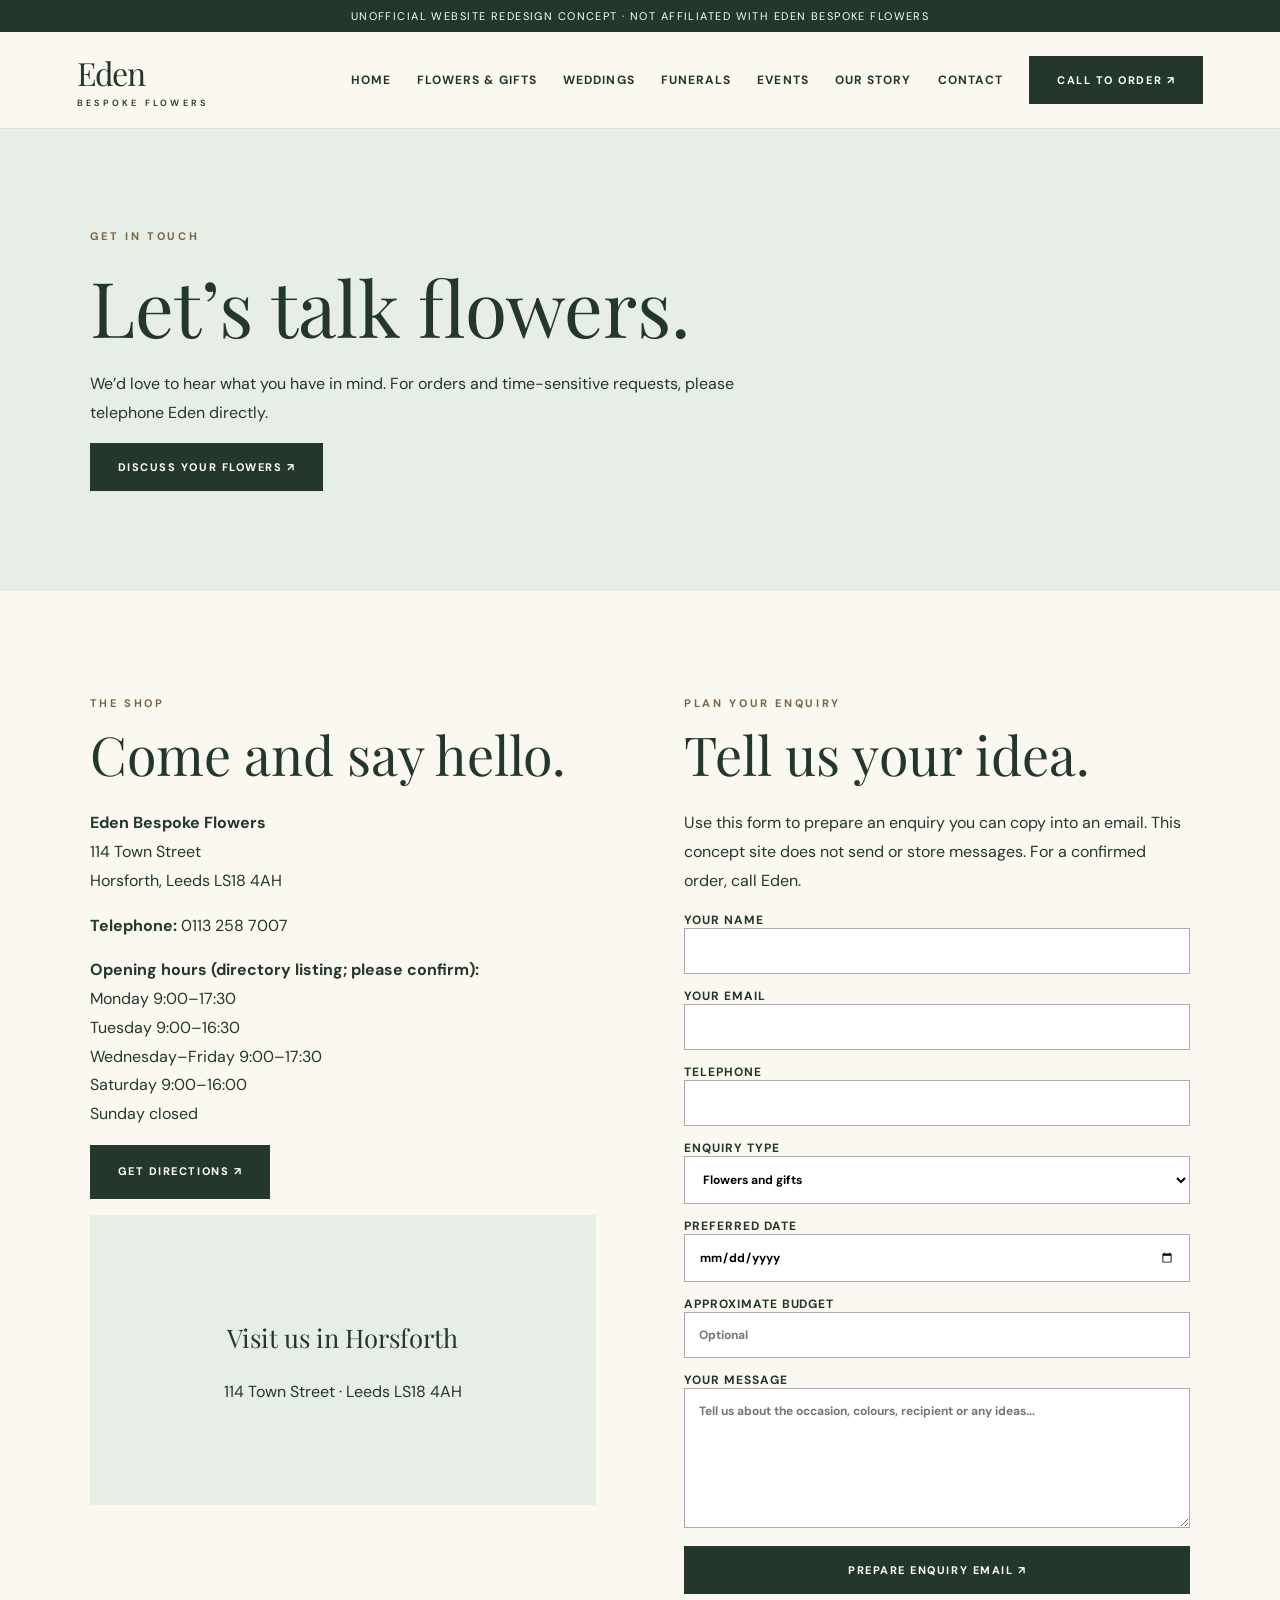
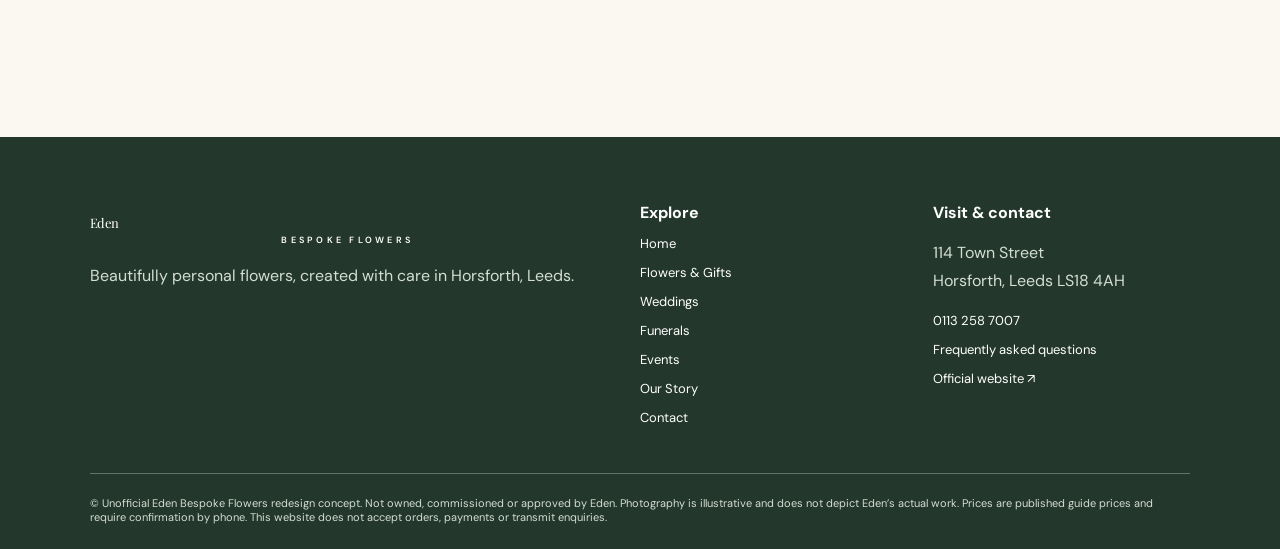
<file: contact.html>
<!doctype html><html lang="en"><head><meta charset="utf-8"><meta name="viewport" content="width=device-width,initial-scale=1"><meta name="description" content="Unofficial Eden Bespoke Flowers website concept — flowers, weddings, occasions and bespoke arrangements in Horsforth, Leeds."><title>Contact | Eden Bespoke Flowers — Concept</title><link rel="stylesheet" href="style.css"></head><body><div class="top">UNOFFICIAL WEBSITE REDESIGN CONCEPT · NOT AFFILIATED WITH EDEN BESPOKE FLOWERS</div><header class="nav"><a class="logo" href="index.html">Eden<small>Bespoke Flowers</small></a><nav class="links"><a href="index.html">Home</a><a href="flowers.html">Flowers & Gifts</a><a href="weddings.html">Weddings</a><a href="funerals.html">Funerals</a><a href="events.html">Events</a><a href="about.html">Our Story</a><a href="contact.html">Contact</a><a class="btn" href="tel:+441132587007">Call to order ↗</a></nav><button class="menu" aria-label="Toggle menu" aria-expanded="false">☰</button></header><main><section class="pagehero "><div class="eyebrow">Get in touch</div><h1>Let’s talk flowers.</h1><p>We’d love to hear what you have in mind. For orders and time-sensitive requests, please telephone Eden directly.</p><a class="btn" href="tel:+441132587007">Discuss your flowers ↗</a></section><section class="section contactgrid"><div><div class="eyebrow">The shop</div><h2>Come and say hello.</h2><p><strong>Eden Bespoke Flowers</strong><br>114 Town Street<br>Horsforth, Leeds LS18 4AH</p><p><strong>Telephone:</strong> <a href="tel:+441132587007">0113 258 7007</a></p><p><strong>Opening hours (directory listing; please confirm):</strong><br>Monday 9:00–17:30<br>Tuesday 9:00–16:30<br>Wednesday–Friday 9:00–17:30<br>Saturday 9:00–16:00<br>Sunday closed</p><p><a class="btn" href="https://www.google.com/maps/search/?api=1&query=114+Town+Street+Horsforth+Leeds+LS18+4AH" target="_blank" rel="noopener">Get directions ↗</a></p><div class="map"><div><h3>Visit us in Horsforth</h3><p>114 Town Street · Leeds LS18 4AH</p></div></div></div><div><div class="eyebrow">Plan your enquiry</div><h2>Tell us your idea.</h2><p>Use this form to prepare an enquiry you can copy into an email. This concept site does not send or store messages. For a confirmed order, call Eden.</p><form class="form" id="enquiry"><label>Your name<input name="name" required autocomplete="name"></label><label>Your email<input type="email" name="email" required autocomplete="email"></label><label>Telephone<input type="tel" name="phone" autocomplete="tel"></label><label>Enquiry type<select name="type"><option>Flowers and gifts</option><option>Wedding flowers</option><option>Funeral and sympathy</option><option>Events</option><option>General question</option></select></label><label>Preferred date<input type="date" name="date"></label><label>Approximate budget<input name="budget" placeholder="Optional"></label><label>Your message<textarea name="message" required placeholder="Tell us about the occasion, colours, recipient or any ideas..."></textarea></label><button class="btn" type="submit">Prepare enquiry email ↗</button><p id="formstatus" class="small" aria-live="polite"></p></form></div></section></main><footer class="footer"><div><a class="logo" href="index.html">Eden<small>Bespoke Flowers</small></a><p>Beautifully personal flowers, created with care in Horsforth, Leeds.</p></div><div><strong>Explore</strong><a href="index.html">Home</a><a href="flowers.html">Flowers & Gifts</a><a href="weddings.html">Weddings</a><a href="funerals.html">Funerals</a><a href="events.html">Events</a><a href="about.html">Our Story</a><a href="contact.html">Contact</a></div><div><strong>Visit & contact</strong><p>114 Town Street<br>Horsforth, Leeds LS18 4AH</p><a href="tel:+441132587007">0113 258 7007</a><a href="faq.html">Frequently asked questions</a><a href="https://www.edenbespokeflowers.com/" target="_blank" rel="noopener">Official website ↗</a></div><div class="fine">© <span data-year></span> Unofficial Eden Bespoke Flowers redesign concept. Not owned, commissioned or approved by Eden. Photography is illustrative and does not depict Eden’s actual work. Prices are published guide prices and require confirmation by phone. This website does not accept orders, payments or transmit enquiries.</div></footer><script src="script.js"></script></body></html>
</file>
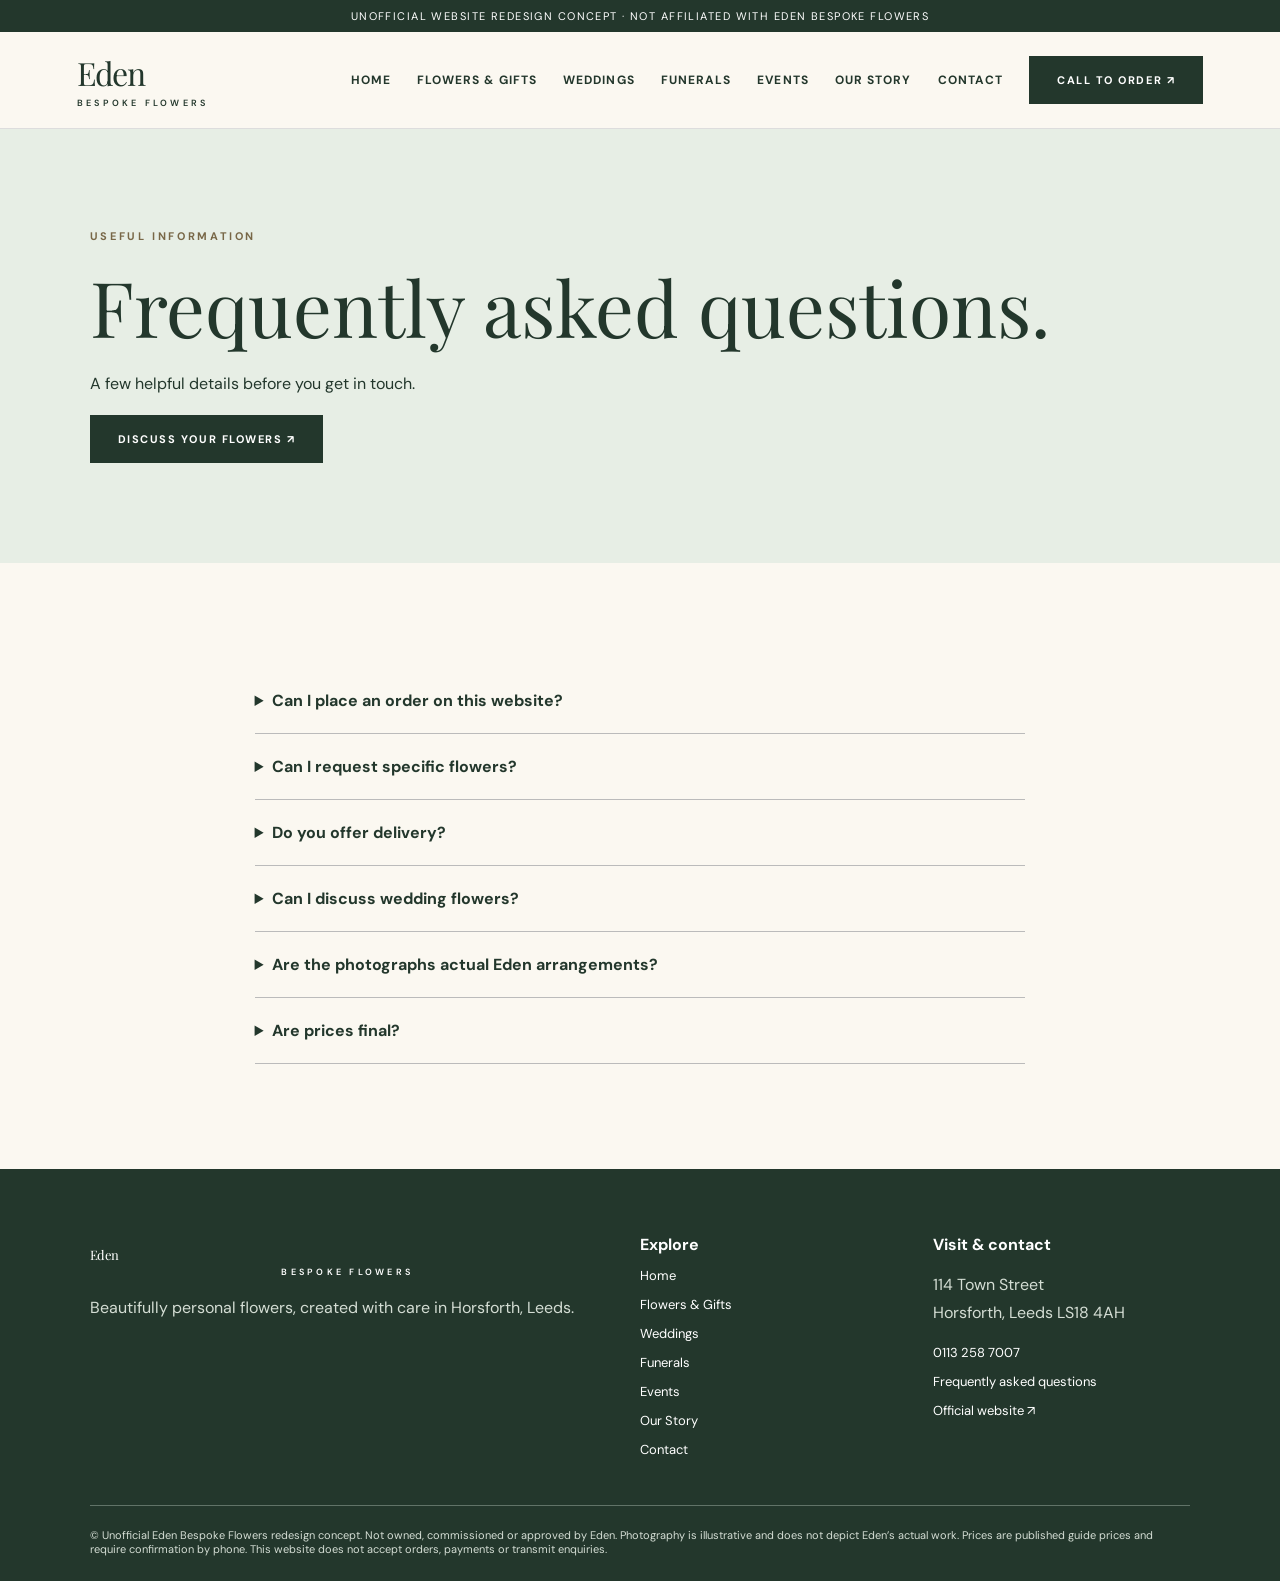
<file: faq.html>
<!doctype html><html lang="en"><head><meta charset="utf-8"><meta name="viewport" content="width=device-width,initial-scale=1"><meta name="description" content="Unofficial Eden Bespoke Flowers website concept — flowers, weddings, occasions and bespoke arrangements in Horsforth, Leeds."><title>FAQs | Eden Bespoke Flowers — Concept</title><link rel="stylesheet" href="style.css"></head><body><div class="top">UNOFFICIAL WEBSITE REDESIGN CONCEPT · NOT AFFILIATED WITH EDEN BESPOKE FLOWERS</div><header class="nav"><a class="logo" href="index.html">Eden<small>Bespoke Flowers</small></a><nav class="links"><a href="index.html">Home</a><a href="flowers.html">Flowers & Gifts</a><a href="weddings.html">Weddings</a><a href="funerals.html">Funerals</a><a href="events.html">Events</a><a href="about.html">Our Story</a><a href="contact.html">Contact</a><a class="btn" href="tel:+441132587007">Call to order ↗</a></nav><button class="menu" aria-label="Toggle menu" aria-expanded="false">☰</button></header><main><section class="pagehero "><div class="eyebrow">Useful information</div><h1>Frequently asked questions.</h1><p>A few helpful details before you get in touch.</p><a class="btn" href="tel:+441132587007">Discuss your flowers ↗</a></section><section class="section faq" style="max-width:950px;margin:auto"><details><summary>Can I place an order on this website?</summary><p>No. This is an independent redesign concept, not Eden’s official ordering platform. Please telephone the florist on 0113 258 7007.</p></details><details><summary>Can I request specific flowers?</summary><p>Eden specialises in bespoke arrangements. Call to discuss the flowers, colours and style you prefer. Availability depends on the season and notice.</p></details><details><summary>Do you offer delivery?</summary><p>Eden advertises delivery throughout Leeds, with local delivery from £5. Ask the shop about available dates, areas and final charges.</p></details><details><summary>Can I discuss wedding flowers?</summary><p>Yes. Eden invites customers to contact them for a consultation and no-obligation quotation. Availability must be confirmed directly.</p></details><details><summary>Are the photographs actual Eden arrangements?</summary><p>No. Photographs on this speculative concept are illustrative and should be replaced with licensed, approved images of Eden’s work before any official launch.</p></details><details><summary>Are prices final?</summary><p>No. Displayed starting prices reflect Eden’s published information and may have changed. Confirm directly before ordering.</p></details></section></main><footer class="footer"><div><a class="logo" href="index.html">Eden<small>Bespoke Flowers</small></a><p>Beautifully personal flowers, created with care in Horsforth, Leeds.</p></div><div><strong>Explore</strong><a href="index.html">Home</a><a href="flowers.html">Flowers & Gifts</a><a href="weddings.html">Weddings</a><a href="funerals.html">Funerals</a><a href="events.html">Events</a><a href="about.html">Our Story</a><a href="contact.html">Contact</a></div><div><strong>Visit & contact</strong><p>114 Town Street<br>Horsforth, Leeds LS18 4AH</p><a href="tel:+441132587007">0113 258 7007</a><a href="faq.html">Frequently asked questions</a><a href="https://www.edenbespokeflowers.com/" target="_blank" rel="noopener">Official website ↗</a></div><div class="fine">© <span data-year></span> Unofficial Eden Bespoke Flowers redesign concept. Not owned, commissioned or approved by Eden. Photography is illustrative and does not depict Eden’s actual work. Prices are published guide prices and require confirmation by phone. This website does not accept orders, payments or transmit enquiries.</div></footer><script src="script.js"></script></body></html>
</file>
<file: style.css>
@import url('https://fonts.googleapis.com/css2?family=DM+Sans:wght@400;500;600;700&family=Playfair+Display:ital,wght@0,400;0,500;0,600;1,400;1,500&display=swap');:root{--ink:#23372c;--sage:#e7eee5;--cream:#fbf8f1;--blush:#eadbd5;--gold:#b59163}*{box-sizing:border-box}html{scroll-behavior:smooth}body{margin:0;background:var(--cream);color:var(--ink);font-family:'DM Sans',sans-serif}a{color:inherit;text-decoration:none}button,input,textarea,select{font:inherit}button{cursor:pointer}h1,h2,h3{font-family:'Playfair Display',serif;font-weight:400;line-height:1.13}h1{font-size:clamp(3.4rem,6.5vw,7rem);margin:20px 0}h2{font-size:clamp(2.6rem,4.2vw,4.7rem);margin:14px 0 24px}h3{font-size:1.6rem}p{line-height:1.8}.top{background:var(--ink);color:white;text-align:center;padding:9px 15px;font-size:11px;letter-spacing:.13em}.nav{display:flex;justify-content:space-between;align-items:center;padding:19px 6%;background:var(--cream);position:sticky;top:0;z-index:50;border-bottom:1px solid #ddd}.logo{font-family:'Playfair Display',serif;font-size:32px;letter-spacing:-.04em}.logo small{display:block;font:600 9px 'DM Sans';letter-spacing:.36em;text-transform:uppercase;text-align:center;margin-top:3px}.links{display:flex;gap:26px;align-items:center;font-size:12px;letter-spacing:.09em;text-transform:uppercase;font-weight:700}.links a:hover{color:#8a6d4c}.btn{display:inline-block;border:1px solid var(--ink);padding:16px 27px;background:var(--ink);color:white;font-size:11px;letter-spacing:.14em;text-transform:uppercase;font-weight:700;transition:.2s}.btn:hover{background:#41614c}.btn.outline{background:transparent;color:var(--ink)}.btn.light{background:var(--cream);color:var(--ink);border-color:var(--cream)}.menu{display:none;border:0;background:none;font-size:26px}.hero{display:grid;grid-template-columns:49% 51%;min-height:700px}.hero .copy{padding:100px 10% 80px 12%;align-self:center;background:var(--sage)}.hero .photo{min-height:700px;position:relative}.hero img{position:absolute;width:100%;height:100%;object-fit:cover}.eyebrow{text-transform:uppercase;letter-spacing:.24em;font-size:11px;font-weight:700;color:#786747}.hero p{max-width:490px;font-size:16px}.actions{display:flex;gap:12px;flex-wrap:wrap;margin-top:30px}.promise{display:flex;justify-content:space-around;gap:20px;flex-wrap:wrap;background:var(--ink);color:white;padding:24px;font-size:11px;text-transform:uppercase;letter-spacing:.15em}.section{padding:105px 7%}.center{text-align:center;max-width:760px;margin:0 auto 45px}.cards{display:grid;grid-template-columns:repeat(3,1fr);gap:23px}.card{background:white}.card img{width:100%;height:390px;object-fit:cover;display:block}.card .content{padding:23px}.card p{font-size:14px}.card h3{margin:4px 0 10px}.textlink{display:inline-block;text-transform:uppercase;letter-spacing:.14em;font-size:11px;font-weight:700;border-bottom:1px solid;padding-bottom:8px;margin-top:10px}.split{display:grid;grid-template-columns:1fr 1fr;gap:8%;align-items:center;background:var(--sage);padding:90px 7%}.split img{width:100%;height:580px;object-fit:cover}.split p{max-width:530px}.quote{padding:85px 7%;text-align:center;background:var(--blush)}.quote blockquote{font:italic clamp(1.7rem,3vw,3rem) 'Playfair Display',serif;max-width:900px;margin:0 auto 25px}.footer{background:var(--ink);color:white;padding:65px 7% 25px;display:grid;grid-template-columns:2fr 1fr 1fr;gap:35px}.footer a{display:block;margin:12px 0;font-size:13px}.footer p{color:#d4ddd4}.fine{grid-column:1/-1;border-top:1px solid #617368;padding-top:22px;font-size:11px;color:#d4ddd4}.pagehero{padding:100px 7%;background:var(--sage)}.pagehero p{max-width:650px}.pagehero.blush{background:var(--blush)}.pagehero h1{font-size:clamp(3.5rem,6vw,6rem)}.intro{max-width:850px}.pricing{display:grid;grid-template-columns:repeat(3,1fr);gap:18px}.pricecard{background:white;padding:28px;border:1px solid #ddd}.pricecard .price{font:italic 30px 'Playfair Display'}.pricecard p{font-size:14px}.detailgrid{display:grid;grid-template-columns:repeat(2,1fr);gap:30px}.detailgrid img{width:100%;height:450px;object-fit:cover}.faq details{padding:22px 0;border-bottom:1px solid #bbb}.faq summary{cursor:pointer;font-weight:700}.contactgrid{display:grid;grid-template-columns:1fr 1fr;gap:8%}.form{display:grid;gap:14px}.form label{font-size:12px;font-weight:700;text-transform:uppercase;letter-spacing:.08em}.form input,.form textarea,.form select{width:100%;padding:14px;background:white;border:1px solid #aaa;border-radius:0}.form textarea{min-height:140px}.map{background:var(--sage);min-height:290px;display:grid;place-items:center;text-align:center;padding:25px}.small{font-size:12px}.imageband{height:400px;background-size:cover;background-position:center}.steps{display:grid;grid-template-columns:repeat(3,1fr);gap:25px}.steps article{border-top:1px solid;padding:20px 0}.steps b{font:italic 30px 'Playfair Display'}.reveal{opacity:0;transform:translateY(20px);transition:.65s}.reveal.show{opacity:1;transform:none}@media(max-width:980px){.links{gap:13px}.cards{gap:12px}.card img{height:300px}}@media(max-width:750px){.menu{display:block}.links{display:none;position:absolute;top:83px;left:0;right:0;background:var(--cream);padding:26px;flex-direction:column;align-items:stretch;border-bottom:1px solid #ddd}.links.open{display:flex}.hero,.split,.contactgrid{grid-template-columns:1fr}.hero .copy{padding:75px 7%}.hero .photo{min-height:480px}.split img{height:360px}.section{padding:75px 6%}.cards,.pricing,.steps{grid-template-columns:1fr}.detailgrid{grid-template-columns:1fr}.footer{grid-template-columns:1fr 1fr}.footer>div:first-child{grid-column:1/-1}.pagehero{padding:70px 6%}}@media(max-width:460px){.footer{grid-template-columns:1fr}.footer>div:first-child{grid-column:auto}.logo{font-size:26px}.hero .photo{min-height:370px}}
</file>
